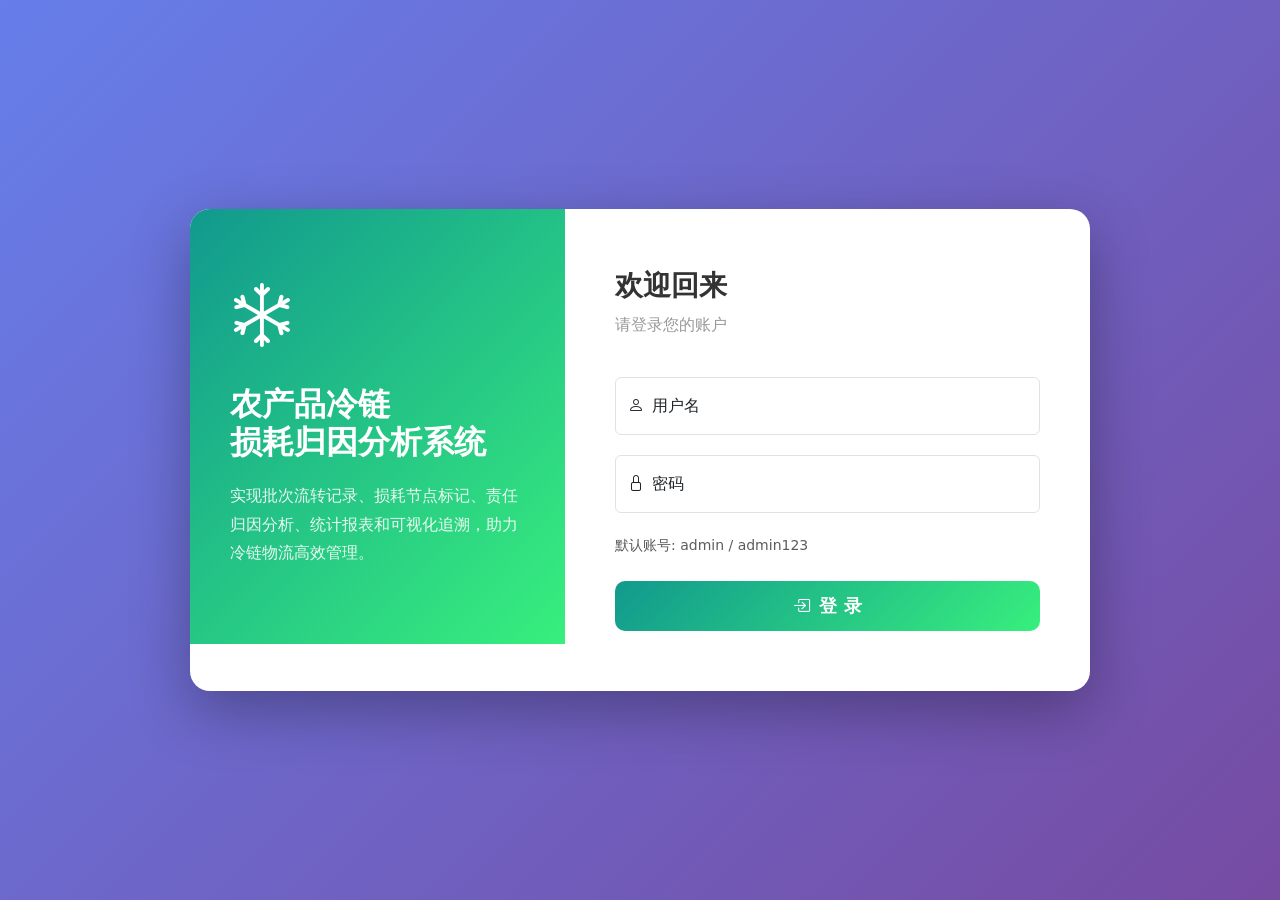
<file: src/main/resources/static/login.html>
<!DOCTYPE html>
<html lang="zh-CN">
<head>
    <meta charset="UTF-8">
    <meta name="viewport" content="width=device-width, initial-scale=1.0">
    <title>登录 - 农产品冷链损耗归因分析系统</title>
    <link href="https://cdn.jsdelivr.net/npm/bootstrap@5.3.0/dist/css/bootstrap.min.css" rel="stylesheet">
    <link href="https://cdn.jsdelivr.net/npm/bootstrap-icons@1.11.1/font/bootstrap-icons.css" rel="stylesheet">
    <style>
        body {
            background: linear-gradient(135deg, #667eea 0%, #764ba2 100%);
            min-height: 100vh;
            display: flex;
            align-items: center;
            justify-content: center;
            padding: 20px;
        }
        .login-card {
            background: white;
            border-radius: 20px;
            box-shadow: 0 20px 60px rgba(0, 0, 0, 0.3);
            overflow: hidden;
            max-width: 900px;
            width: 100%;
        }
        .login-left {
            background: linear-gradient(135deg, #11998e 0%, #38ef7d 100%);
            color: white;
            padding: 60px 40px;
            display: flex;
            flex-direction: column;
            justify-content: center;
        }
        .login-left h2 {
            font-size: 2rem;
            font-weight: 700;
            margin-bottom: 20px;
        }
        .login-left p {
            font-size: 1rem;
            opacity: 0.9;
            line-height: 1.8;
        }
        .login-right {
            padding: 60px 50px;
        }
        .login-right h3 {
            font-weight: 700;
            color: #333;
            margin-bottom: 10px;
        }
        .login-right .subtitle {
            color: #999;
            margin-bottom: 40px;
        }
        .form-floating {
            margin-bottom: 20px;
        }
        .btn-login {
            background: linear-gradient(135deg, #11998e 0%, #38ef7d 100%);
            border: none;
            border-radius: 10px;
            padding: 12px;
            font-size: 1.1rem;
            font-weight: 600;
            transition: transform 0.3s, box-shadow 0.3s;
        }
        .btn-login:hover {
            transform: translateY(-2px);
            box-shadow: 0 10px 20px rgba(17, 153, 142, 0.3);
        }
        .icon {
            font-size: 4rem;
            margin-bottom: 20px;
        }
    </style>
</head>
<body>
    <div class="login-card">
        <div class="row g-0">
            <div class="col-md-5">
                <div class="login-left">
                    <i class="bi bi-snow icon"></i>
                    <h2>农产品冷链<br>损耗归因分析系统</h2>
                    <p>实现批次流转记录、损耗节点标记、责任归因分析、统计报表和可视化追溯，助力冷链物流高效管理。</p>
                </div>
            </div>
            <div class="col-md-7">
                <div class="login-right">
                    <h3>欢迎回来</h3>
                    <p class="subtitle">请登录您的账户</p>
                    <form id="loginForm">
                        <div class="form-floating">
                            <input type="text" class="form-control" id="username" placeholder="用户名" required>
                            <label for="username"><i class="bi bi-person me-2"></i>用户名</label>
                        </div>
                        <div class="form-floating">
                            <input type="password" class="form-control" id="password" placeholder="密码" required>
                            <label for="password"><i class="bi bi-lock me-2"></i>密码</label>
                        </div>
                        <div class="mb-4">
                            <small class="text-muted">默认账号: admin / admin123</small>
                        </div>
                        <button type="submit" class="btn btn-login btn-primary w-100 text-white">
                            <i class="bi bi-box-arrow-in-right me-2"></i>登 录
                        </button>
                    </form>
                    <div id="errorMsg" class="alert alert-danger mt-3" style="display: none;"></div>
                </div>
            </div>
        </div>
    </div>

    <script src="assets/common.js"></script>
    <script>
        document.getElementById('loginForm').addEventListener('submit', async function(e) {
            e.preventDefault();
            const username = document.getElementById('username').value.trim();
            const password = document.getElementById('password').value.trim();
            const errorMsg = document.getElementById('errorMsg');
            
            if (!username || !password) {
                showError('请输入用户名和密码');
                return;
            }
            
            try {
                const params = new URLSearchParams();
                params.append('username', username);
                params.append('password', password);
                
                const response = await fetch('/api/user/login', {
                    method: 'POST',
                    headers: {
                        'Content-Type': 'application/x-www-form-urlencoded'
                    },
                    credentials: 'include',
                    body: params.toString()
                });
                
                const result = await response.json();
                
                if (result.code === 200) {
                    localStorage.setItem('currentUser', JSON.stringify(result.data));
                    window.location.href = 'index.html';
                } else {
                    showError(result.msg || '登录失败');
                }
            } catch (error) {
                showError('网络错误，请稍后重试');
            }
        });
        
        function showError(msg) {
            const errorMsg = document.getElementById('errorMsg');
            errorMsg.textContent = msg;
            errorMsg.style.display = 'block';
            setTimeout(() => {
                errorMsg.style.display = 'none';
            }, 3000);
        }
        
        if (localStorage.getItem('currentUser')) {
            window.location.href = 'index.html';
        }
    </script>
</body>
</html>
</file>
